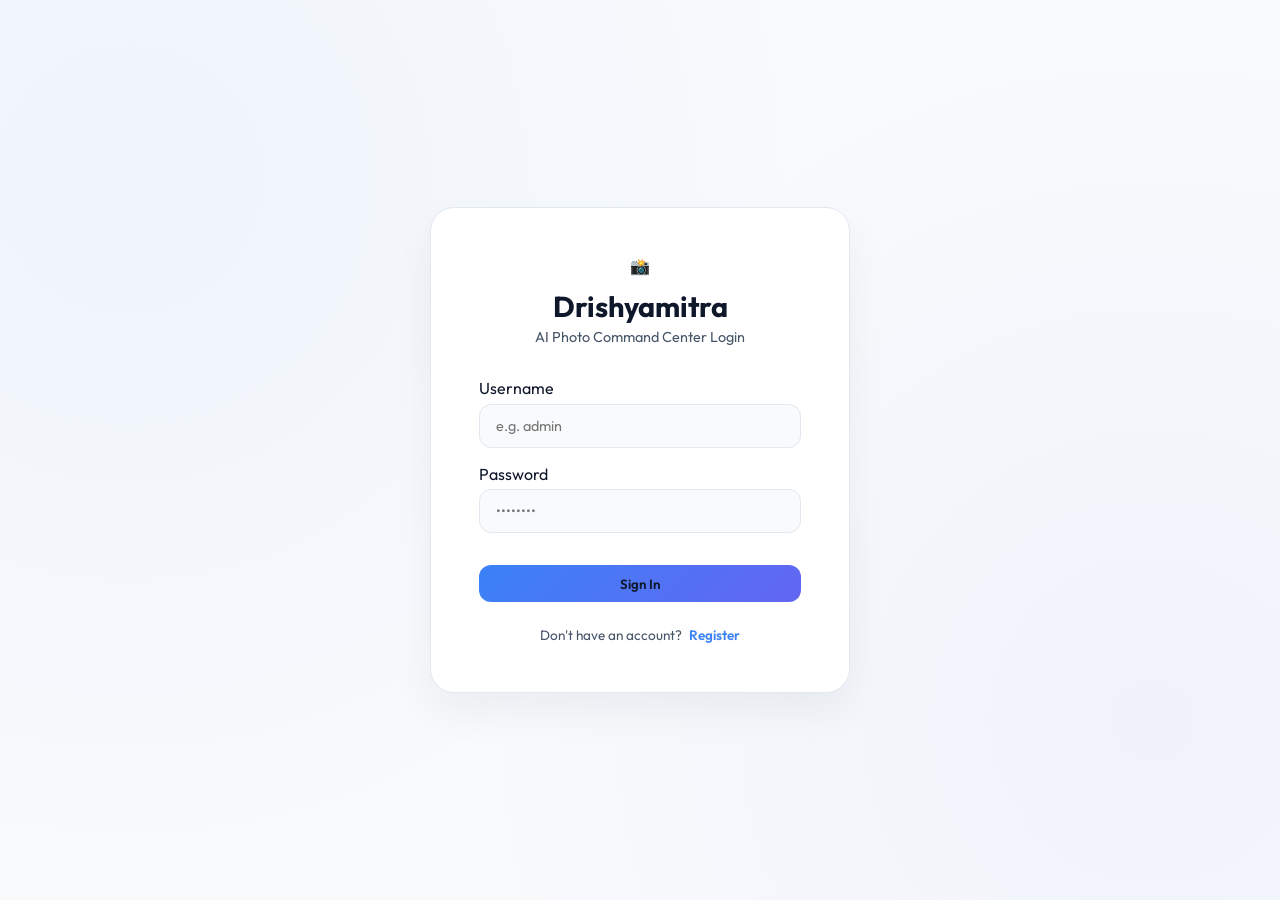
<file: static/index.html>
<!doctype html>
<html lang="en">
  <head>
    <meta charset="UTF-8" />
    <meta name="viewport" content="width=device-width, initial-scale=1.0" />
    <title>Drishyamitra - AI Photos Command Center</title>
    <link rel="stylesheet" href="styles.css" />
  </head>
  <body>
    <!-- Auth Screen (Visible by default if not logged in) -->
    <div id="auth-screen" class="auth-wrapper">
      <div class="auth-card">
        <div class="auth-header">
          <div class="logo-icon">📸</div>
          <h2>Drishyamitra</h2>
          <p id="auth-title">AI Photo Command Center Login</p>
        </div>
        <form id="login-form">
          <div class="input-group">
            <label class="input-label" for="username">Username</label>
            <input
              type="text"
              id="username"
              class="form-input"
              placeholder="e.g. admin"
              required
              autocomplete="username"
            />
          </div>
          <div class="input-group">
            <label class="input-label" for="password">Password</label>
            <input
              type="password"
              id="password"
              class="form-input"
              placeholder="••••••••"
              required
              autocomplete="current-password"
            />
          </div>
          <button
            type="submit"
            id="auth-submit-btn"
            class="btn btn-primary"
            style="width: 100%; margin-top: 1rem"
          >
            Sign In
          </button>
          <div
            id="login-error"
            class="error-msg"
            style="display: none; margin-top: 1rem; text-align: center"
          ></div>
          <div
            id="login-success"
            style="
              display: none;
              margin-top: 1rem;
              text-align: center;
              color: #10b981;
              font-size: 0.85rem;
              font-weight: 500;
            "
          ></div>

          <div
            style="
              margin-top: 1.5rem;
              text-align: center;
              font-size: 0.85rem;
              color: var(--text-secondary);
            "
          >
            <span id="auth-toggle-msg">Don't have an account?</span>
            <a
              href="#"
              id="auth-toggle-link"
              style="
                color: var(--accent-blue, #3b82f6);
                font-weight: 600;
                text-decoration: none;
                margin-left: 0.25rem;
              "
              >Register</a
            >
          </div>
        </form>
      </div>
    </div>

    <!-- Main Dashboard Wrapper -->
    <div id="app-dashboard" class="dashboard-wrapper" style="display: none">
      <!-- Sidebar -->
      <aside class="sidebar">
        <div class="sidebar-header">
          <div class="logo-container">
            <div class="logo-icon-rounded">📸</div>
            <h3>Drishyamitra</h3>
          </div>
        </div>

        <!-- Navigation Menu -->
        <nav class="nav-menu">
          <div class="nav-item active" data-view="home">
            <span class="nav-icon">🏠</span> Home
          </div>
          <div class="nav-item" data-view="photos">
            <span class="nav-icon">🖼️</span> Photos
          </div>
          <div class="nav-item" data-view="people">
            <span class="nav-icon">👥</span> People
          </div>
          <div class="nav-item" data-view="organized">
            <span class="nav-icon">↗️</span> Organized
          </div>
          <div class="nav-item" data-view="chat">
            <span class="nav-icon">🤖</span> AI Chat
          </div>
          <div class="nav-item" data-view="share">
            <span class="nav-icon">↗️</span> Share
          </div>
        </nav>

        <button id="logout-btn" class="btn btn-secondary logout-btn">
          Sign Out
        </button>
      </aside>

      <!-- Main Content Area -->
      <div class="main-container">
        <!-- Top Header Bar -->
        <header class="top-bar">
          <div class="search-wrapper">
            <span class="search-icon-glass">🔍</span>
            <input
              type="text"
              id="top-search"
              placeholder="Search your photos with AI... 'Priya at wedding, 2024'"
            />
            <span class="search-mic-icon">🎙️</span>
          </div>
          <div class="profile-container">
            <button id="theme-toggle" class="theme-toggle">🌙</button>
            <div class="profile-avatar">A</div>
          </div>
        </header>

        <!-- View Sections -->
        <main class="main-content">
          <!-- View 1: Home Dashboard -->
          <section id="view-home" class="view-section">
            <!--//! Agent Network Graph -->
            <div class="panel ai-network-panel">
              <!-- <div class="panel-title">
                <svg viewBox="0 0 24 24" fill="currentColor">
                  <path
                    d="M12 2C6.48 2 2 6.48 2 12s4.48 10 10 10
           10-4.48 10-10S17.52 2 12 2zm0 18
           c-4.41 0-8-3.59-8-8s3.59-8
           8-8 8 3.59 8 8-3.59 8-8 8z"
                  />
                </svg>

                AI Multi-Agent Command Center

                <span class="network-status">
                  <span class="status-dot"></span>
                  All Systems Operational
                </span>
              </div> -->

              <div class="graph-container">
                <!-- Decorative Background -->
                <div class="network-grid"></div>
                <div class="network-orb orb-1"></div>
                <div class="network-orb orb-2"></div>
                <div class="network-orb orb-3"></div>

                <!-- ===================== -->
                <!-- CONNECTIONS -->
                <!-- ===================== -->

                <svg
                  class="graph-svg"
                  id="graph-svg"
                  viewBox="0 0 1000 650"
                  preserveAspectRatio="none"
                >
                  <!-- Intelligence -->
                  <path
                    id="line-intent"
                    class="flow-line"
                    d="M500 325 Q 380 210 250 130"
                  />

                  <path
                    id="line-search"
                    class="flow-line"
                    d="M500 325 Q 470 180 500 110"
                  />

                  <path
                    id="line-facerecog"
                    class="flow-line"
                    d="M500 325 Q 620 210 750 130"
                  />

                  <!-- Operations -->
                  <path
                    id="line-org"
                    class="flow-line"
                    d="M500 325 Q 650 350 780 440"
                  />

                  <path
                    id="line-audit"
                    class="flow-line"
                    d="M500 325 Q 520 470 500 560"
                  />

                  <!-- Delivery -->
                  <path
                    id="line-gmail"
                    class="flow-line"
                    d="M500 325 Q 350 350 220 440"
                  />

                  <path
                    id="line-whatsapp"
                    class="flow-line"
                    d="M500 325 Q 380 460 250 560"
                  />
                </svg>

                <!-- ===================== -->
                <!-- AGENT NODES -->
                <!-- ===================== -->

                <div class="graph-nodes">
                  <!-- ===================== -->
                  <!-- COORDINATOR -->
                  <!-- ===================== -->

                  <div
                    id="node-coordinator"
                    class="agent-node coordinator idle"
                    style="left: 50%; top: 50%"
                  >
                    <div class="node-ring"></div>

                    <div class="node-icon">
                      <svg viewBox="0 0 24 24" fill="currentColor">
                        <path
                          d="M12 2a10 10 0 100 20
                 10 10 0 000-20zm1 15h-2v-6h2v6zm0-8h-2V7h2v2z"
                        />
                      </svg>
                    </div>

                    <div class="node-content">
                      <div class="node-name">Coordinator AI</div>

                      <div class="node-role">LangGraph Orchestrator</div>
                    </div>

                    <div class="node-status">ACTIVE</div>
                  </div>

                  <!-- ===================== -->
                  <!-- INTENT -->
                  <!-- ===================== -->

                  <div
                    id="node-intent"
                    class="agent-node intelligence idle"
                    style="left: 25%; top: 20%"
                  >
                    <div class="node-icon">
                      <svg viewBox="0 0 24 24" fill="currentColor">
                        <path
                          d="M12 2C6.48 2 2 6.48 2 12
                 s4.48 10 10 10
                 10-4.48 10-10S17.52 2 12 2zm1
                 15h-2v-6h2v6zm0-8h-2V7h2v2z"
                        />
                      </svg>
                    </div>

                    <div class="node-content">
                      <div class="node-name">Intent Agent</div>

                      <div class="node-role">Query Planning</div>
                    </div>

                    <div class="node-status">IDLE</div>
                  </div>

                  <!-- ===================== -->
                  <!-- SEARCH -->
                  <!-- ===================== -->

                  <div
                    id="node-search"
                    class="agent-node intelligence idle"
                    style="left: 50%; top: 12%"
                  >
                    <div class="node-icon">
                      <svg viewBox="0 0 24 24" fill="currentColor">
                        <path
                          d="M15.5 14h-.79l-.28-.27
                 C15.41 12.59 16 11.11 16 9.5
                 16 5.91 13.09 3 9.5 3S3 5.91
                 3 9.5 5.91 16 9.5 16
                 c1.61 0 3.09-.59 4.23-1.57
                 l.27.28v.79l5 4.99L20.49
                 19l-4.99-5z"
                        />
                      </svg>
                    </div>

                    <div class="node-content">
                      <div class="node-name">Search Agent</div>

                      <div class="node-role">CLIP + Semantic Retrieval</div>
                    </div>

                    <div class="node-status">READY</div>
                  </div>

                  <!-- ===================== -->
                  <!-- FACE -->
                  <!-- ===================== -->

                  <div
                    id="node-facerecog"
                    class="agent-node intelligence idle"
                    style="left: 75%; top: 20%"
                  >
                    <div class="node-icon">
                      <svg viewBox="0 0 24 24" fill="currentColor">
                        <path
                          d="M9 11.75c-.69 0-1.25.56-1.25
                 1.25s.56 1.25 1.25 1.25
                 1.25-.56 1.25-1.25-.56-1.25-1.25-1.25zm6
                 0c-.69 0-1.25.56-1.25
                 1.25s.56 1.25 1.25
                 1.25 1.25-.56
                 1.25-1.25-.56-1.25-1.25-1.25z"
                        />
                      </svg>
                    </div>

                    <div class="node-content">
                      <div class="node-name">Face AI Agent</div>

                      <div class="node-role">SCRFD + DeepFace</div>
                    </div>

                    <div class="node-status">READY</div>
                  </div>

                  <!-- ===================== -->
                  <!-- GMAIL -->
                  <!-- ===================== -->

                  <div
                    id="node-gmail"
                    class="agent-node delivery idle"
                    style="left: 22%; top: 68%"
                  >
                    <div class="node-icon">
                      <svg viewBox="0 0 24 24" fill="currentColor">
                        <path
                          d="M20 4H4c-1.1 0-2 .9-2 2v12
                 c0 1.1.9 2 2 2h16
                 c1.1 0 2-.9 2-2V6
                 c0-1.1-.9-2-2-2z"
                        />
                      </svg>
                    </div>

                    <div class="node-content">
                      <div class="node-name">Email Agent</div>

                      <div class="node-role">Brevo Delivery</div>
                    </div>

                    <div class="node-status">READY</div>
                  </div>

                  <!-- ===================== -->
                  <!-- ORGANIZATION -->
                  <!-- ===================== -->

                  <div
                    id="node-org"
                    class="agent-node operations idle"
                    style="left: 78%; top: 68%"
                  >
                    <div class="node-icon">
                      <svg viewBox="0 0 24 24" fill="currentColor">
                        <path
                          d="M10 4H4c-1.1 0-2 .9-2 2v12
                 c0 1.1.9 2 2 2h16
                 c1.1 0 2-.9 2-2V8
                 c0-1.1-.9-2-2-2h-8l-2-2z"
                        />
                      </svg>
                    </div>

                    <div class="node-content">
                      <div class="node-name">Organization</div>

                      <div class="node-role">Albums & Events</div>
                    </div>

                    <div class="node-status">READY</div>
                  </div>
                  <!-- WHATSAPP -->
                  <div
                    id="node-whatsapp"
                    class="agent-node delivery idle"
                    style="left: 25%; top: 86%"
                  >
                    <div class="node-icon">💬</div>

                    <div class="node-content">
                      <div class="node-name">WhatsApp</div>

                      <div class="node-role">Twilio Messaging</div>
                    </div>

                    <div class="node-status">READY</div>
                  </div>
                  <!-- AUDIT -->
                  <div
                    id="node-audit"
                    class="agent-node operations idle"
                    style="left: 50%; top: 92%"
                  >
                    <div class="node-icon">🕒</div>

                    <div class="node-content">
                      <div class="node-name">Audit Agent</div>

                      <div class="node-role">Logs & Monitoring</div>
                    </div>

                    <div class="node-status">READY</div>
                  </div>
                </div>
              </div>
            </div>

            <!-- Metrics Panel -->
            <div class="metrics-grid">
              <div class="metric-card">
                <div class="metric-icon-box blue-glow">🖼️</div>
                <div class="metric-info">
                  <h4 id="metric-total-photos">7</h4>
                  <p>Total Photos</p>
                </div>
              </div>
              <div class="metric-card">
                <div class="metric-icon-box green-glow">👤</div>
                <div class="metric-info">
                  <h4 id="metric-total-people">7</h4>
                  <p>People Tagged</p>
                </div>
              </div>
              <div class="metric-card">
                <div class="metric-icon-box yellow-glow">↗️</div>
                <div class="metric-info">
                  <h4 id="metric-shared-deliveries">0</h4>
                  <p>Shared Deliveries</p>
                </div>
              </div>
              <div class="metric-card">
                <div class="metric-icon-box red-glow">❓</div>
                <div class="metric-info">
                  <h4 id="metric-untagged-faces">0</h4>
                  <p>Untagged Faces</p>
                </div>
              </div>
              <!-- Keep hidden fields for existing JS metrics bindings to prevent crashes -->
              <span id="metric-emails" style="display: none">0</span>
              <span id="metric-whatsapp" style="display: none">0</span>
            </div>

            <!-- Smart Albums -->
            <div class="section-header-row">
              <h3 class="section-title">📂 Smart Albums</h3>
            </div>
            <div class="albums-grid">
              <div class="album-tag" data-search="birthday">
                🎂 Birthdays <span class="tag-count">0</span>
              </div>
              <div class="album-tag" data-search="event">
                🎟️ Events <span class="tag-count">0</span>
              </div>
              <div class="album-tag" data-search="trip">
                ✈️ Family Trips <span class="tag-count">0</span>
              </div>
              <div class="album-tag" data-search="diwali">
                💥 Festivals <span class="tag-count">0</span>
              </div>
              <div class="album-tag" data-search="wedding">
                💍 Weddings <span class="tag-count">0</span>
              </div>
            </div>

            <!-- Quick Actions -->
            <div class="section-header-row">
              <h3 class="section-title">⚡ Quick Actions</h3>
            </div>
            <div class="quick-actions-grid">
              <div class="action-card action-upload" id="qa-upload">
                <div class="action-icon">📤</div>
                <div class="action-label">Upload Photos</div>
              </div>
              <div class="action-card action-search" id="qa-search">
                <div class="action-icon">🔍</div>
                <div class="action-label">Search by Face</div>
              </div>
              <div class="action-card action-ask" id="qa-ask">
                <div class="action-icon">💬</div>
                <div class="action-label">Ask AI</div>
              </div>
              <div class="action-card action-analytics" id="qa-analytics">
                <div class="action-icon">📊</div>
                <div class="action-label">Analytics</div>
              </div>
            </div>
          </section>

          <!-- View 2: Photos Gallery -->
          <section id="view-photos" class="view-section" style="display: none">
            <!-- Uploader Panel -->
            <div class="panel">
              <div class="panel-title">📤 Upload Photos to Cloudinary</div>
              <div class="upload-zone" id="upload-zone">
                <svg
                  class="upload-icon"
                  viewBox="0 0 24 24"
                  fill="none"
                  stroke="currentColor"
                  stroke-width="1.5"
                >
                  <path
                    d="M21 15v4a2 2 0 0 1-2 2H5a2 2 0 0 1-2-2v-4M17 8l-5-5-5 5M12 3v12"
                  />
                </svg>
                <p>Drag and drop multiple photos here, or click to browse</p>
                <span style="font-size: 0.75rem; color: var(--text-muted)"
                  >Supports JPG, PNG</span
                >
                <input
                  type="file"
                  id="file-input"
                  multiple
                  style="display: none"
                  accept="image/*"
                />
              </div>
              <div
                id="upload-progress-container"
                class="upload-progress-container"
                style="display: none"
              >
                <div class="progress-bar">
                  <div
                    id="upload-progress-fill"
                    class="progress-fill"
                    style="width: 0%"
                  ></div>
                </div>
                <div
                  id="upload-status-text"
                  style="
                    font-size: 0.8rem;
                    margin-top: 0.25rem;
                    text-align: center;
                  "
                >
                  Uploading...
                </div>
              </div>
            </div>

            <!-- Gallery Panel -->
            <div
              class="panel"
              style="flex: 1; display: flex; flex-direction: column"
            >
              <div class="gallery-header">
                <div class="panel-title" style="border: none; padding: 0">
                  🖼️ Photos Gallery
                </div>

                <!-- Filter bar -->
                <div
                  class="filter-bar"
                  style="display: flex; align-items: center; gap: 0.5rem"
                >
                  <input
                    type="text"
                    id="filter-person"
                    placeholder="Filter by Name (e.g. Priya)"
                    class="filter-input"
                  />
                  <input type="date" id="filter-date" class="filter-input" />
                  <button
                    type="button"
                    id="face-search-btn"
                    class="btn btn-secondary btn-small"
                  >
                    🔍 Search by Face
                  </button>
                  <input
                    type="file"
                    id="face-search-file"
                    style="display: none"
                    accept="image/*"
                  />
                  <button
                    id="clear-filters-btn"
                    class="btn btn-secondary btn-small"
                  >
                    Clear
                  </button>
                </div>
              </div>

              <div class="gallery-wrapper">
                <div
                  id="face-match-status"
                  class="face-match-status-bar"
                  style="display: none"
                >
                  <span class="status-icon">👤</span>
                  <span class="status-text"
                    >Face Search Active: Showing matching photos</span
                  >
                  <button
                    id="clear-face-search-btn"
                    class="btn btn-secondary btn-small"
                    style="
                      margin-left: auto;
                      padding: 0.2rem 0.5rem;
                      font-size: 0.75rem;
                    "
                  >
                    Reset Search
                  </button>
                </div>
                <div class="gallery-grid" id="gallery-grid"></div>
              </div>
            </div>
          </section>

          <!-- View 3: Contacts & Clusters -->
          <section id="view-people" class="view-section" style="display: none">
            <div class="panel">
              <div class="panel-title">👥 Contact Directory</div>
              <form id="contact-form" class="sidebar-form">
                <div
                  style="
                    display: grid;
                    grid-template-columns: repeat(auto-fit, minmax(180px, 1fr));
                    gap: 0.75rem;
                  "
                >
                  <input
                    type="text"
                    id="contact-name"
                    class="form-input"
                    placeholder="Name (e.g. Rahul)"
                    required
                  />
                  <input
                    type="email"
                    id="contact-email"
                    class="form-input"
                    placeholder="Email Address"
                    required
                  />
                  <input
                    type="text"
                    id="contact-whatsapp"
                    class="form-input"
                    placeholder="WhatsApp Number"
                    required
                  />
                </div>
                <button
                  type="submit"
                  class="btn btn-primary"
                  style="margin-top: 0.75rem; align-self: flex-start"
                >
                  Add/Update Contact
                </button>
              </form>
            </div>

            <div class="panel" style="flex: 1">
              <div
                class="panel-title"
                style="
                  display: flex;
                  justify-content: space-between;
                  align-items: center;
                  flex-wrap: wrap;
                  gap: 0.5rem;
                "
              >
                <span>👥 Recognized Face Groups</span>
                <div style="display: flex; gap: 0.35rem; flex-wrap: wrap">
                  <button
                    id="btn-run-clustering"
                    class="btn btn-secondary btn-small"
                  >
                    Run Clustering
                  </button>
                  <button
                    id="btn-show-evaluation"
                    class="btn btn-secondary btn-small"
                  >
                    Accuracy Metrics
                  </button>
                  <button
                    id="btn-manage-clusters"
                    class="btn btn-secondary btn-small"
                  >
                    Merge/Split
                  </button>
                  <button
                    id="btn-organize-photos"
                    class="btn btn-primary btn-small"
                  >
                    Organize Folders
                  </button>
                </div>
              </div>
              <div class="clusters-grid" id="clusters-list"></div>
            </div>

            <div class="panel" style="flex: 1">
              <div class="panel-title">📇 Saved Contacts</div>
              <div class="contacts-grid" id="contacts-list"></div>
            </div>
          </section>

          <!-- View 4: Organized Photos -->
          <section
            id="view-organized"
            class="view-section"
            style="display: none"
          >
            <div id="organized-container" class="organized-container"></div>
          </section>

          <!-- View 4: Chatbot -->
          <section
            id="view-chat"
            class="view-section"
            style="display: none; height: 100%; min-height: 480px"
          >
            <div
              class="panel chat-panel"
              style="flex: 1; display: flex; flex-direction: column"
            >
              <div class="chat-header">
                <div>
                  <div class="chat-title">🤖 Pixel Mind Assistant</div>

                  <div class="chat-subtitle">
                    Search, organize and share your memories
                  </div>
                </div>

                <button id="clear-chat-btn" class="clear-chat-btn">
                  Clear Chat
                </button>
              </div>
              <div
                class="chat-thread"
                id="chat-thread"
                style="flex: 1; max-height: none"
              >
                <div class="chat-msg system">
                  <div class="system-icon">👋</div>

                  <div>
                    <strong>Welcome to Pixel Mind</strong>

                    <p>
                      Ask me anything about your memories. Example: "Show Ram
                      Charan photos"
                    </p>
                  </div>
                </div>
              </div>

              <!-- System Logs -->
              <div
                class="agent-logs-container"
                id="agent-logs-container"
                style="display: none"
              >
                <div class="logs-title">System Execution Logs</div>
                <div class="logs-terminal" id="logs-terminal"></div>
              </div>

              <div class="chat-input-wrapper">
                <input
                  type="text"
                  id="chat-input"
                  placeholder="Type a command..."
                  autocomplete="off"
                />
                <button id="chat-send-btn" class="chat-send-btn">
                  <svg
                    viewBox="0 0 24 24"
                    fill="none"
                    stroke="currentColor"
                    stroke-width="2.5"
                  >
                    <polyline points="9 18 15 12 9 6"></polyline>
                  </svg>
                </button>
              </div>
            </div>
          </section>

          <!-- View 5: History -->
          <section id="view-share" class="view-section" style="display: none">
            <div class="panel">
              <div class="panel-title">📜 Dispatch Delivery Logs</div>
              <div class="table-container">
                <table class="history-table">
                  <thead>
                    <tr>
                      <th>Timestamp</th>
                      <th>Method</th>
                      <th>Recipient</th>
                      <th>Photos Sent</th>
                      <th>Status</th>
                      <th>Delivery Details</th>
                    </tr>
                  </thead>
                  <tbody id="delivery-history-rows"></tbody>
                </table>
              </div>
            </div>
          </section>
        </main>
      </div>
    </div>

    <!-- Face Label Modal -->
    <div id="label-modal" class="modal-wrapper" style="display: none">
      <div class="modal-card">
        <h3>Label Face</h3>
        <p
          style="
            font-size: 0.85rem;
            color: var(--text-muted);
            margin-bottom: 1rem;
          "
        >
          Map this face to a recognized person cluster.
        </p>
        <input type="hidden" id="modal-face-id" />
        <input
          type="text"
          id="modal-label-input"
          class="form-input"
          placeholder="Enter name (e.g. Rahul)"
          required
        />
        <div
          style="
            display: flex;
            gap: 0.75rem;
            justify-content: flex-end;
            margin-top: 1.5rem;
          "
        >
          <button id="close-modal-btn" class="btn btn-secondary btn-small">
            Cancel
          </button>
          <button id="submit-label-btn" class="btn btn-primary btn-small">
            Save & Propagate
          </button>
        </div>
      </div>
    </div>

    <!-- Analytics Insights Modal -->
    <div id="analytics-modal" class="modal-wrapper" style="display: none">
      <div class="modal-card" style="max-width: 480px">
        <h3>📊 Storage & Analytics Insights</h3>
        <div
          style="
            margin-top: 1rem;
            font-size: 0.9rem;
            line-height: 1.5;
            color: var(--text-secondary);
          "
        >
          <p><strong>Cloud Storage Plan:</strong> Free Tier (10 GB limits)</p>
          <p><strong>Storage Space Used:</strong> 4.2 GB (42%)</p>
          <p><strong>Available Free Space:</strong> 5.8 GB</p>
          <hr
            style="
              border: 0;
              border-top: 1px solid var(--border-color);
              margin: 0.75rem 0;
            "
          />
          <p>
            💡 <strong>Optimization Tip:</strong> Cloudinary hosts all media
            files securely in the cloud. Bounding box facial coordinates are
            indexed as SQLite metadata, utilizing less than 1% of database
            capacity.
          </p>
        </div>
        <div
          style="display: flex; justify-content: flex-end; margin-top: 1.5rem"
        >
          <button id="close-analytics-btn" class="btn btn-primary btn-small">
            Got it
          </button>
        </div>
      </div>
    </div>

    <!-- Merge/Split Modal -->
    <div id="merge-split-modal" class="modal-wrapper" style="display: none">
      <div class="modal-card">
        <h3>👥 Manage Face Clusters</h3>
        <p
          style="
            font-size: 0.85rem;
            color: var(--text-muted);
            margin-bottom: 1rem;
          "
        >
          Manually merge clusters together, or split faces out.
        </p>

        <!-- Tab selectors -->
        <div
          style="
            display: flex;
            gap: 0.5rem;
            border-bottom: 1px solid var(--border-color);
            padding-bottom: 0.5rem;
            margin-bottom: 1rem;
          "
        >
          <button
            id="tab-merge-btn"
            class="btn btn-secondary btn-small active"
            style="flex: 1"
          >
            Merge Clusters
          </button>
          <button
            id="tab-split-btn"
            class="btn btn-secondary btn-small"
            style="flex: 1"
          >
            Split Faces
          </button>
        </div>

        <!-- Merge Section -->
        <div id="section-merge-cluster">
          <div class="input-group">
            <label class="input-label" for="merge-src"
              >Source Cluster (to merge from)</label
            >
            <select id="merge-src" class="form-input"></select>
          </div>
          <div class="input-group" style="margin-top: 0.75rem">
            <label class="input-label" for="merge-dest"
              >Destination Cluster (to merge into)</label
            >
            <select id="merge-dest" class="form-input"></select>
          </div>
          <button
            id="submit-merge-btn"
            class="btn btn-primary btn-small"
            style="width: 100%; margin-top: 1rem"
          >
            Merge Clusters
          </button>
        </div>

        <!-- Split Section -->
        <div id="section-split-cluster" style="display: none">
          <p
            style="
              font-size: 0.8rem;
              color: var(--text-secondary);
              margin-bottom: 0.75rem;
            "
          >
            Select faces from the database to split into a new cluster name.
          </p>
          <div class="input-group">
            <label class="input-label" for="split-faces-checkboxes"
              >Faces to split</label
            >
            <div
              id="split-faces-checkboxes"
              style="
                max-height: 120px;
                overflow-y: auto;
                border: 1px solid var(--border-color);
                border-radius: 6px;
                padding: 0.5rem;
                background: var(--bg-card);
                display: flex;
                flex-direction: column;
                gap: 0.35rem;
              "
            ></div>
          </div>
          <div class="input-group" style="margin-top: 0.75rem">
            <label class="input-label" for="split-new-name"
              >New Cluster Name</label
            >
            <input
              type="text"
              id="split-new-name"
              class="form-input"
              placeholder="e.g. Person_5"
            />
          </div>
          <button
            id="submit-split-btn"
            class="btn btn-primary btn-small"
            style="width: 100%; margin-top: 1rem"
          >
            Split Faces
          </button>
        </div>

        <div
          style="
            display: flex;
            justify-content: flex-end;
            margin-top: 1.5rem;
            border-top: 1px solid var(--border-color);
            padding-top: 1rem;
          "
        >
          <button
            id="close-merge-split-btn"
            class="btn btn-secondary btn-small"
          >
            Cancel
          </button>
        </div>
      </div>
    </div>

    <!-- Evaluation Modal -->
    <div id="evaluation-modal" class="modal-wrapper" style="display: none">
      <div class="modal-card" style="max-width: 480px">
        <h3>📊 Clustering Accuracy & Evaluation</h3>
        <div
          id="evaluation-content"
          style="
            margin-top: 1rem;
            font-size: 0.9rem;
            line-height: 1.5;
            color: var(--text-secondary);
          "
        >
          <p>Loading clustering accuracy metrics...</p>
        </div>
        <div
          style="
            display: flex;
            justify-content: flex-end;
            margin-top: 1.5rem;
            border-top: 1px solid var(--border-color);
            padding-top: 1rem;
          "
        >
          <button id="close-evaluation-btn" class="btn btn-primary btn-small">
            Close
          </button>
        </div>
      </div>
    </div>

    <script src="app.js"></script>
  </body>
</html>
</file>
<file: static/styles.css>
@import url("https://fonts.googleapis.com/css2?family=Outfit:wght@300;400;500;600;700&display=swap");

:root {
  --bg-primary: #f8fafc;
  --bg-secondary: #ffffff;
  --bg-card: #ffffff;
  --border-color: #e2e8f0;
  --text-primary: #0f172a;
  --text-secondary: #475569;
  --text-muted: #94a3b8;

  --accent-blue: #3b82f6;
  --accent-purple: #6366f1;
  --accent-light: #eff6ff;
  --accent-text: #1e3a8a;

  --color-success: #10b981;
  --color-error: #ef4444;
  --color-warning: #f59e0b;

  --font-sans: "Outfit", -apple-system, sans-serif;
  --transition-fast: 0.15s ease;
  --transition-normal: 0.25s ease;
}

html.dark {
  --bg-primary: #0f172a;
  --bg-secondary: #1e293b;
  --bg-card: #1e293b;
  --border-color: #334155;

  --text-primary: #f8fafc;
  --text-secondary: #cbd5e1;
  --text-muted: #94a3b8;

  --accent-blue: #60a5fa;
  --accent-purple: #818cf8;
  --accent-light: rgba(99, 102, 241, 0.15);
  --accent-text: #c7d2fe;

  --color-success: #34d399;
  --color-error: #f87171;
  --color-warning: #fbbf24;
}

html,
body,
.panel,
.sidebar,
.photo-card,
.contact-item,
.chat-panel,
.nav-item {
  transition:
    background-color var(--transition-normal),
    color var(--transition-normal),
    border-color var(--transition-normal),
    box-shadow var(--transition-normal);
}

* {
  box-sizing: border-box;
  margin: 0;
  padding: 0;
}

.theme-toggle {
  width: 42px;
  height: 42px;

  border: 1px solid var(--border-color);
  border-radius: 12px;

  background: var(--bg-card);
  color: var(--text-primary);

  display: flex;
  align-items: center;
  justify-content: center;

  cursor: pointer;

  transition: all var(--transition-normal);
}

.theme-toggle:hover {
  transform: translateY(-2px);
}

body {
  background-color: var(--bg-primary);
  color: var(--text-primary);
  font-family: var(--font-sans);
  min-height: 100vh;
  display: flex;
  overflow: hidden;
}

/* Auth Login Screen */
.auth-wrapper {
  display: flex;
  align-items: center;
  justify-content: center;
  width: 100%;
  padding: 2rem;
  background:
    radial-gradient(
      circle at 10% 20%,
      rgba(59, 130, 246, 0.05) 0%,
      transparent 50%
    ),
    radial-gradient(
      circle at 90% 80%,
      rgba(99, 102, 241, 0.05) 0%,
      transparent 50%
    );
}

.auth-card {
  background: var(--bg-secondary);
  border: 1px solid var(--border-color);
  border-radius: 24px;
  width: 100%;
  max-width: 420px;
  padding: 3rem;
  box-shadow: 0 20px 40px rgba(15, 23, 42, 0.05);
}

.auth-header {
  text-align: center;
  margin-bottom: 2rem;
}

.auth-header h2 {
  font-size: 1.8rem;
  font-weight: 700;
  margin-top: 0.75rem;
  color: var(--text-primary);
}

.auth-header p {
  color: var(--text-secondary);
  font-size: 0.9rem;
  margin-top: 0.25rem;
}

/* Dashboard Wrapper Layout */
.dashboard-wrapper {
  display: grid;
  grid-template-columns: 260px 1fr;
  width: 100%;
  height: 100vh;
}

@media (max-width: 1024px) {
  .dashboard-wrapper {
    grid-template-columns: 1fr;
  }
  .sidebar {
    display: none; /* Can add toggling later if needed */
  }
}

/* Sidebar Styling */
.sidebar {
  background: var(--bg-secondary);
  border-right: 1px solid var(--border-color);
  padding: 1.5rem;
  display: flex;
  flex-direction: column;
  gap: 1.5rem;
  height: 100vh;
}

.sidebar-header {
  padding-bottom: 0.75rem;
}

.logo-container {
  display: flex;
  align-items: center;
  gap: 0.75rem;
}

.logo-icon-rounded {
  width: 2.2rem;
  height: 2.2rem;
  border-radius: 10px;
  background: var(--accent-light);
  display: flex;
  align-items: center;
  justify-content: center;
  font-size: 1.1rem;
}

.logo-container h3 {
  font-size: 1.15rem;
  font-weight: 700;
  color: var(--text-primary);
  letter-spacing: -0.02em;
}

/* Nav Menu */
.nav-menu {
  display: flex;
  flex-direction: column;
  gap: 0.35rem;
}

.nav-item {
  display: flex;
  align-items: center;
  gap: 0.75rem;
  padding: 0.75rem 1rem;
  border-radius: 12px;
  font-size: 0.95rem;
  font-weight: 500;
  color: var(--text-secondary);
  cursor: pointer;
  transition: all var(--transition-fast);
}

.nav-item:hover {
  background: var(--bg-card);
  color: var(--text-primary);
}

.nav-item.active {
  background: var(--accent-light);
  color: var(--accent-text);
  font-weight: 600;
}

.nav-icon {
  font-size: 1.1rem;
}

/* Logout */
.logout-btn {
  background: var(--bg-primary);
  border: 1px solid var(--border-color);
  border-radius: 12px;
  color: var(--text-primary);
  margin-top: 100%;
  width: 100%;
  padding: 0.6rem;
  font-size: 0.85rem;
  position: fixed;
  bottom: 2rem;
  width: 100px;
  left: 1.5rem;
  cursor: pointer;
  transition: all var(--transition-fast);
}

/* Main Container */
.main-container {
  display: flex;
  flex-direction: column;
  height: 100vh;
  overflow: hidden;
}

/* Top Header Bar */
.top-bar {
  background: var(--bg-secondary);
  border-bottom: 1px solid var(--border-color);
  height: 60px;
  padding: 0 2rem;
  display: flex;
  align-items: center;
  justify-content: space-between;
}

.search-wrapper {
  position: relative;
  width: 100%;
  max-width: 480px;
  display: flex;
  align-items: center;
}

.search-icon-glass {
  position: absolute;
  left: 1rem;
  color: var(--text-muted);
  font-size: 0.95rem;
  pointer-events: none;
}

.search-mic-icon {
  position: absolute;
  right: 1rem;
  color: var(--text-muted);
  font-size: 0.95rem;
  cursor: pointer;
}

#top-search {
  width: 100%;
  background: var(--bg-primary);
  border: 1px solid transparent;
  border-radius: 20px;
  padding: 0.55rem 2.5rem;
  font-family: var(--font-sans);
  font-size: 0.88rem;
  outline: none;
  transition: all var(--transition-fast);
}

#top-search:focus {
  background: var(--bg-secondary);
  border-color: var(--border-color);
  box-shadow: 0 4px 12px rgba(15, 23, 42, 0.03);
}

.profile-container {
  display: flex;
  align-items: center;
}

.profile-avatar {
  width: 2rem;
  height: 2rem;
  border-radius: 50%;
  background: var(--accent-purple);
  color: var(--accent-text);
  display: flex;
  align-items: center;
  justify-content: center;
  font-weight: 600;
  font-size: 0.9rem;
}

/* Main Scrollable Views */
.main-content {
  flex: 1;
  padding: 2rem;
  overflow-y: auto;
  display: flex;
  flex-direction: column;
  gap: 1.5rem;
  background: var(--bg-primary);
}

.view-section {
  display: flex;
  flex-direction: column;
  gap: 1.5rem;
  width: 100%;
}

.section-header-row {
  display: flex;
  justify-content: space-between;
  align-items: center;
}

.section-title {
  font-size: 1.1rem;
  font-weight: 700;
  color: var(--text-primary);
  letter-spacing: -0.01em;
}

.see-all-link {
  font-size: 0.85rem;
  color: var(--accent-blue);
  cursor: pointer;
  font-weight: 600;
}

.see-all-link:hover {
  text-decoration: underline;
}

/* Memories Cards Grid */
.memories-grid {
  display: grid;
  grid-template-columns: repeat(4, 1fr);
  gap: 1.25rem;
}

@media (max-width: 768px) {
  .memories-grid {
    grid-template-columns: 1fr 1fr;
  }
}

.memory-card {
  border-radius: 20px;
  padding: 1.5rem;
  display: flex;
  flex-direction: column;
  gap: 0.5rem;
  transition:
    transform var(--transition-fast),
    box-shadow var(--transition-fast);
  cursor: pointer;
  position: relative;
  box-shadow: 0 4px 15px rgba(15, 23, 42, 0.02);
}

.memory-card:hover {
  transform: translateY(-3px);
  box-shadow: 0 8px 25px rgba(15, 23, 42, 0.05);
}

.memory-emoji {
  font-size: 1.8rem;
  margin-bottom: 0.5rem;
}

.memory-time {
  font-size: 0.72rem;
  font-weight: 700;
  letter-spacing: 0.05em;
  color: var(--text-secondary);
}

.memory-name {
  font-size: 1.1rem;
  font-weight: 700;
  color: var(--text-primary);
}

.memory-count {
  font-size: 0.85rem;
  color: var(--text-secondary);
  font-weight: 500;
}

/* Card custom colors based on photo */
.card-diwali {
  background: linear-gradient(135deg, #fdf0e6 0%, #ead1c3 100%);
}
.card-manali {
  background: linear-gradient(135deg, #e6f4f8 0%, #bce1ec 100%);
}
.card-birthday {
  background: linear-gradient(135deg, #eff4e6 0%, #d8e2c3 100%);
}
.card-wedding {
  background: linear-gradient(135deg, #fcecee 0%, #ecc8ce 100%);
}

/* Metrics panel */
.metrics-grid {
  display: grid;
  grid-template-columns: repeat(4, 1fr);
  gap: 1.25rem;
}

@media (max-width: 768px) {
  .metrics-grid {
    grid-template-columns: 1fr 1fr;
  }
}

.metric-card {
  background: var(--bg-card);
  border: 1px solid var(--border-color);
  border-radius: 16px;
  padding: 1.25rem;
  display: flex;
  align-items: center;
  gap: 1.25rem;
}

.metric-icon-box {
  width: 2.8rem;
  height: 2.8rem;
  border-radius: 12px;
  display: flex;
  align-items: center;
  justify-content: center;
  font-size: 1.3rem;
}

.blue-glow {
  background: #eff6ff;
  color: #3b82f6;
}
.green-glow {
  background: #ecfdf5;
  color: #10b981;
}
.yellow-glow {
  background: #fffbeb;
  color: #f59e0b;
}
.red-glow {
  background: #fdf2f2;
  color: #ef4444;
}

.metric-info h4 {
  font-size: 1.5rem;
  font-weight: 700;
  color: var(--text-primary);
  line-height: 1.2;
}

.metric-info p {
  font-size: 0.85rem;
  color: var(--text-secondary);
}

/* Smart Albums tags */
.albums-grid {
  display: flex;
  flex-wrap: wrap;
  gap: 0.75rem;
}

.album-tag {
  background: var(--bg-card);
  border: 1px solid var(--border-color);
  border-radius: 20px;
  padding: 0.5rem 1rem;
  font-size: 0.88rem;
  font-weight: 500;
  color: var(--text-secondary);
  cursor: pointer;
  display: flex;
  align-items: center;
  gap: 0.5rem;
  transition: all var(--transition-fast);
}

.album-tag:hover {
  background: var(--bg-primary);
  border-color: var(--border-color);
}

.tag-count {
  background: var(--bg-primary);
  color: var(--text-primary);
  font-size: 0.75rem;
  font-weight: 600;
  padding: 2px 6px;
  border-radius: 10px;
}

/* Quick Actions buttons */
.quick-actions-grid {
  display: grid;
  grid-template-columns: repeat(4, 1fr);
  gap: 1.25rem;
}

@media (max-width: 768px) {
  .quick-actions-grid {
    grid-template-columns: 1fr 1fr;
  }
}

.action-card {
  background: var(--bg-card);
  border: 1px solid var(--border-color);
  border-radius: 16px;
  padding: 1.25rem;
  text-align: center;
  cursor: pointer;
  transition: all var(--transition-fast);
  display: flex;
  flex-direction: column;
  align-items: center;
  justify-content: center;
  gap: 0.5rem;
}

.action-card:hover {
  transform: translateY(-2px);
  box-shadow: 0 4px 12px rgba(15, 23, 42, 0.03);
}

.action-icon {
  font-size: 1.5rem;
}

.action-label {
  font-size: 0.9rem;
  font-weight: 600;
  color: var(--text-primary);
}

/* Panels */
.panel {
  background: var(--bg-card);
  border: 1px solid var(--border-color);
  border-radius: 20px;
  padding: 1.5rem;
  display: flex;
  flex-direction: column;
  gap: 1.25rem;
}

.panel-title {
  font-size: 1rem;
  font-weight: 700;
  color: var(--text-primary);
  border-bottom: 1px solid var(--border-color);
  padding-bottom: 0.5rem;
}

/* ==========================================
   CONTACTS
========================================== */

.contacts-grid {
  display: grid;
  grid-template-columns: repeat(auto-fill, minmax(260px, 1fr));
  gap: 1rem;
}

.contact-item {
  background: var(--bg-card);
  border: 1px solid var(--border-color);
  border-radius: 20px;
  padding: 1rem;
  display: flex;
  align-items: center;
  gap: 0.9rem;
  transition: all var(--transition-normal);
  cursor: pointer;
}

.contact-item:hover {
  transform: translateY(-4px);
  border-color: var(--accent-purple);
  box-shadow: 0 12px 28px rgba(15, 23, 42, 0.08);
}

.contact-avatar {
  width: 56px;
  height: 56px;
  border-radius: 50%;
  flex-shrink: 0;
  background: linear-gradient(135deg, var(--accent-blue), var(--accent-purple));
  color: var(--text-primary);
  display: flex;
  align-items: center;
  justify-content: center;
  font-size: 1.15rem;
  font-weight: 700;
}

.contact-info {
  flex: 1;
  min-width: 0;
}

.contact-name {
  font-size: 0.95rem;
  font-weight: 700;
  color: var(--text-primary);
  overflow: hidden;
  text-overflow: ellipsis;
}

.contact-details {
  margin-top: 4px;
  color: var(--text-secondary);
  font-size: 0.82rem;
  overflow: hidden;
  text-overflow: ellipsis;
}

.contact-action {
  width: 40px;
  height: 40px;
  border-radius: 12px;
  border: none;
  background: var(--bg-card);
  color: var(--accent-purple);
  cursor: pointer;
  transition: all var(--transition-fast);
}

.contact-action:hover {
  background: var(--accent-purple);
  color: var(--text-primary);
}

/* ==========================================
   UPLOAD ZONE
========================================== */

.upload-zone {
  min-height: 240px;
  border: 2px dashed #cbd5e1;
  border-radius: 24px;
  padding: 2rem;
  text-align: center;
  cursor: pointer;

  display: flex;
  flex-direction: column;
  justify-content: center;
  align-items: center;
  gap: 1rem;

  background: linear-gradient(
    135deg,
    rgba(59, 130, 246, 0.03),
    rgba(99, 102, 241, 0.03)
  );

  transition: all var(--transition-normal);
}

.upload-zone:hover,
.upload-zone.dragover {
  border-color: var(--accent-purple);
  background: rgba(99, 102, 241, 0.05);
  transform: scale(1.01);
}

.upload-icon {
  width: 72px;
  height: 72px;

  display: flex;
  align-items: center;
  justify-content: center;

  border-radius: 20px;

  background: var(--bg-card);
  color: var(--accent-purple);

  font-size: 2rem;
}

.upload-title {
  font-size: 1.1rem;
  font-weight: 700;
  color: var(--text-primary);
}

.upload-subtitle {
  color: var(--text-secondary);
  font-size: 0.9rem;
}

/* ==========================================
   PROGRESS BAR
========================================== */

.progress-bar {
  width: 100%;
  height: 10px;
  overflow: hidden;
  border-radius: 999px;
  background: #e2e8f0;
}

.progress-fill {
  height: 100%;
  border-radius: inherit;

  background: linear-gradient(90deg, var(--accent-blue), var(--accent-purple));

  transition: width 0.35s ease;
}

/* ==========================================
   GALLERY HEADER
========================================== */

.gallery-header {
  display: flex;
  justify-content: space-between;
  align-items: center;
  flex-wrap: wrap;

  gap: 1rem;
  margin-bottom: 1.5rem;
}

.gallery-title {
  font-size: 1.4rem;
  font-weight: 700;
  color: var(--text-primary);
}

.filter-bar {
  display: flex;
  flex-wrap: wrap;
  gap: 0.75rem;
}

/* ==========================================
   FILTER INPUTS
========================================== */

.filter-input {
  min-width: 180px;
  height: 44px;

  padding: 0 0.9rem;

  border: 1px solid var(--border-color);
  border-radius: 14px;

  background: var(--bg-card);

  color: var(--text-primary);
  font-size: 0.9rem;
  font-family: var(--font-sans);

  transition: all var(--transition-fast);
}

.filter-input::placeholder {
  color: var(--text-muted);
}

.filter-input:focus {
  outline: none;
  border-color: var(--accent-purple);

  box-shadow: 0 0 0 4px rgba(99, 102, 241, 0.08);
}

/* ==========================================
   GALLERY WRAPPER
========================================== */

.gallery-wrapper {
  overflow: visible;
  max-height: none;
}

/* ==========================================
   GALLERY GRID
========================================== */

.gallery-grid {
  display: grid;

  grid-template-columns: repeat(auto-fill, minmax(240px, 1fr));

  gap: 1.5rem;
}

/* ==========================================
   SECTION EMPTY STATE
========================================== */

.empty-state {
  padding: 3rem 2rem;
  text-align: center;

  border: 2px dashed var(--border-color);
  border-radius: 20px;

  background: var(--bg-card);
}

.empty-state-icon {
  font-size: 3rem;
  margin-bottom: 1rem;
}

.empty-state-title {
  font-size: 1rem;
  font-weight: 700;
  color: var(--text-primary);
}

.empty-state-description {
  margin-top: 0.5rem;

  color: var(--text-secondary);
  font-size: 0.9rem;
}

/* ==========================================
   CUSTOM SCROLLBAR
========================================== */

.contacts-grid::-webkit-scrollbar,
.gallery-wrapper::-webkit-scrollbar {
  width: 8px;
}

.contacts-grid::-webkit-scrollbar-track,
.gallery-wrapper::-webkit-scrollbar-track {
  background: transparent;
}

.contacts-grid::-webkit-scrollbar-thumb,
.gallery-wrapper::-webkit-scrollbar-thumb {
  background: #cbd5e1;
  border-radius: 999px;
}

.contacts-grid::-webkit-scrollbar-thumb:hover,
.gallery-wrapper::-webkit-scrollbar-thumb:hover {
  background: #94a3b8;
}

/* ==========================================
   RESPONSIVE
========================================== */

@media (max-width: 768px) {
  .contacts-grid {
    grid-template-columns: 1fr;
  }

  .gallery-grid {
    grid-template-columns: repeat(auto-fill, minmax(170px, 1fr));

    gap: 1rem;
  }

  .gallery-header {
    flex-direction: column;
    align-items: stretch;
  }

  .filter-bar {
    width: 100%;
    flex-direction: column;
  }

  .filter-input {
    width: 100%;
  }

  .upload-zone {
    min-height: 200px;
    padding: 1.5rem;
  }

  .upload-icon {
    width: 60px;
    height: 60px;
    font-size: 1.75rem;
  }

  .contact-item {
    padding: 0.9rem;
  }
}

/* ==========================================
   PREMIUM PHOTO GALLERY UI
   ========================================== */

.photo-card {
  position: relative;
  background: var(--bg-card);
  border: none;
  border-radius: 20px;
  overflow: hidden;
  box-shadow: 0 4px 12px rgba(15, 23, 42, 0.04);
  transition: all 0.25s ease;
}

.photo-card:hover {
  transform: translateY(-4px);
  box-shadow: 0 16px 32px rgba(15, 23, 42, 0.08);
}

/* ==========================================
   IMAGE CONTAINER
   ========================================== */

.img-container {
  position: relative;
  width: 100%;
  aspect-ratio: 1;
  overflow: hidden;
  background: #f1f5f9;
}

.img-container img {
  width: 100%;
  height: 100%;
  display: block;
  object-fit: cover;
  object-position: center center;
  transition: transform 0.4s ease;
}

.photo-card:hover .img-container img {
  transform: scale(1.05);
}

/* ==========================================
   FACE BOUNDING BOXES
   ========================================== */

.face-box {
  position: absolute;
  border: 2px solid rgba(255, 255, 255, 0.95);
  border-radius: 10px;
  backdrop-filter: blur(2px);
  box-shadow:
    0 0 0 1px rgba(0, 0, 0, 0.12),
    0 4px 12px rgba(0, 0, 0, 0.15);
  cursor: pointer;
  transition: all 0.2s ease;
}

.face-box:hover {
  border-color: #22c55e;
  box-shadow:
    0 0 0 2px rgba(34, 197, 94, 0.25),
    0 8px 20px rgba(0, 0, 0, 0.18);
}

/* ==========================================
   FACE LABELS
   ========================================== */

.face-box::after {
  content: attr(data-label);
  position: absolute;
  top: 8px;
  left: 8px;
  background: rgba(15, 23, 42, 0.9);
  backdrop-filter: blur(10px);
  color: var(--text-primary);
  font-size: 0.65rem;
  font-weight: 600;
  padding: 4px 8px;
  border-radius: 999px;
  pointer-events: none;
}

/* ==========================================
   DELETE BUTTON
   ========================================== */

.delete-photo-btn {
  position: absolute;
  top: 12px;
  right: 12px;
  width: 38px;
  height: 38px;
  border: none;
  border-radius: 50%;
  background: rgba(255, 255, 255, 0.92);
  backdrop-filter: blur(12px);
  color: #ef4444;
  display: flex;
  align-items: center;
  justify-content: center;
  cursor: pointer;
  z-index: 20;
  opacity: 0;
  transform: translateY(-8px);
  transition: all 0.2s ease;
}

.photo-card:hover .delete-photo-btn {
  opacity: 1;
  transform: translateY(0);
}

.delete-photo-btn:hover {
  background: #ef4444;
  color: var(--text-secondary);
  transform: scale(1.08);
}

.delete-photo-btn:active {
  transform: scale(0.95);
}

/* ==========================================
   PHOTO META
   ========================================== */

.photo-meta {
  padding: 14px 16px 16px;
}

.photo-meta-title {
  font-size: 0.92rem;
  font-weight: 600;
  color: var(--text-primary);
  overflow: hidden;
  text-overflow: ellipsis;
  var(--text-primary)-space: nowrap;
}

/* ==========================================
   TAGS
   ========================================== */

.photo-labels-container {
  display: flex;
  flex-wrap: wrap;
  gap: 6px;
  margin-top: 10px;
}

.face-tag {
  padding: 4px 10px;
  border-radius: 999px;
  background: var(--bg-card);
  color: #4f46e5;
  font-size: 0.72rem;
  font-weight: 600;
  border: none;
  transition: all 0.2s ease;
}

.face-tag:hover {
  background: #4f46e5;
  color: var(--text-secondary);
}

/* ==========================================
   SELECTION STATE
   ========================================== */

.photo-card.selected {
  outline: 3px solid var(--accent-purple);
  outline-offset: 2px;
}

.photo-card.selected::before {
  content: "✓";
  position: absolute;
  top: 12px;
  left: 12px;
  width: 32px;
  height: 32px;
  border-radius: 50%;
  background: var(--accent-purple);
  color: var(--text-secondary);
  display: flex;
  align-items: center;
  justify-content: center;
  font-weight: 700;
  z-index: 20;
}

/* ==========================================
   LOADING STATE
   ========================================== */

.photo-card.loading .img-container::after {
  content: "";
  position: absolute;
  inset: 0;
  background: linear-gradient(90deg, #f1f5f9 25%, #e2e8f0 50%, #f1f5f9 75%);
  background-size: 200% 100%;
  animation: shimmer 1.5s infinite;
}

/* ==========================================
   RESPONSIVE
   ========================================== */

@media (max-width: 768px) {
  .photo-card {
    border-radius: 16px;
  }

  .img-container {
    aspect-ratio: 1;
  }

  .photo-meta {
    padding: 12px;
  }

  .photo-meta-title {
    font-size: 0.85rem;
  }

  .delete-photo-btn {
    opacity: 1;
    width: 34px;
    height: 34px;
  }

  .face-tag {
    font-size: 0.68rem;
    padding: 3px 8px;
  }
}

/* ==========================================
   ANIMATIONS
   ========================================== */

@keyframes shimmer {
  0% {
    background-position: 200% 0;
  }

  100% {
    background-position: -200% 0;
  }
}

.chat-panel {
  display: flex;
  flex-direction: column;
  height: 100%;
  background: var(--bg-card);
  border-radius: 24px;
  overflow: hidden;
}

/* Header */

.chat-header {
  display: flex;
  justify-content: space-between;
  align-items: center;

  padding: 18px 24px;

  border-bottom: 1px solid var(--border-color);
}

.chat-title {
  font-size: 18px;
  font-weight: 700;
  color: var(--text-primary);
}

.chat-subtitle {
  margin-top: 2px;

  font-size: 13px;
  color: var(--text-muted);
}

.clear-chat-btn {
  border: none;

  background: var(--bg-primary);

  color: #dc2626;

  height: 40px;

  padding: 0 16px;

  border-radius: 12px;

  font-weight: 600;

  cursor: pointer;

  transition: all 0.2s ease;
}

.clear-chat-btn:hover {
  background: #dc2626;
  color: var(--text-primary);
}

/* Thread */

.chat-thread {
  flex: 1;

  overflow-y: auto;

  padding: 24px;

  display: flex;
  flex-direction: column;

  gap: 18px;
}

/* Messages */

.chat-msg {
  max-width: 75%;

  padding: 14px 18px;

  border-radius: 20px;

  line-height: 1.5;

  font-size: 14px;
}

.chat-msg.user {
  align-self: flex-end;

  background: linear-gradient(135deg, var(--accent-blue), var(--accent-purple));

  color: var(--text-primary);

  border-bottom-right-radius: 6px;
}

.chat-msg.agent {
  align-self: flex-start;

  background: var(--bg-card);

  color: var(--text-primary);

  border: 1px solid var(--border-color);

  border-bottom-left-radius: 6px;
}

.chat-msg.system {
  max-width: 100%;

  display: flex;

  gap: 16px;

  align-items: flex-start;

  background: var(--bg-secondary);

  border: 1px solid #c7d2fe;

  color: var(--text-primary);
}

.system-icon {
  font-size: 28px;
}

/* Photos */

.chat-photo-grid {
  display: flex;

  gap: 8px;

  overflow-x: auto;

  margin-top: 12px;
}

.chat-photo-grid img {
  width: 90px;
  height: 90px;

  border-radius: 14px;

  object-fit: cover;

  flex-shrink: 0;

  cursor: pointer;

  transition: transform 0.2s ease;
}

.chat-photo-grid img:hover {
  transform: scale(1.05);
}

/* Input */

.chat-input-wrapper {
  padding: 18px 24px;

  border-top: 1px solid var(--border-color);

  display: flex;

  gap: 12px;
}

.chat-input-wrapper input {
  flex: 1;

  height: 52px;

  border: 1px solid var(--border-color);

  border-radius: 16px;

  padding: 0 18px;

  font-size: 15px;

  outline: none;
}

.chat-input-wrapper input:focus {
  border-color: var(--accent-purple);
}

.chat-send-btn {
  width: 52px;
  height: 52px;

  border: none;

  border-radius: 16px;

  background: linear-gradient(135deg, var(--accent-blue), var(--accent-purple));

  color: var(--text-primary);

  cursor: pointer;

  transition: all 0.2s ease;
}

.chat-send-btn:hover {
  transform: scale(1.05);
}

/* Logs */

.agent-logs-container {
  margin: 0 24px 20px;

  border-radius: 16px;

  overflow: hidden;

  border: 1px solid var(--border-color);
}

.logs-title {
  padding: 12px 16px;

  background: var(--bg-secondary);

  font-size: 12px;

  font-weight: 700;

  color: var(--text-muted);
}

.logs-terminal {
  background: #0f172a;

  color: #34d399;

  font-family: monospace;

  max-height: 140px;

  overflow-y: auto;

  padding: 16px;

  font-size: 12px;

  line-height: 1.6;
}

/* Delivery History table */
.table-container {
  overflow-x: auto;
}

.history-table {
  width: 100%;
  border-collapse: collapse;
  font-size: 0.85rem;
}

.history-table th,
.history-table td {
  padding: 1rem 0.75rem;
  text-align: left;
  border-bottom: 1px solid var(--border-color);
}

.history-table th {
  color: var(--text-secondary);
  font-weight: 700;
}

/* Status Badges */
.status-badge {
  display: inline-block;
  padding: 0.15rem 0.5rem;
  border-radius: 12px;
  font-size: 0.75rem;
  font-weight: 600;
}

.status-badge.success {
  background: #ecfdf5;
  color: var(--color-success);
}

.status-badge.failed {
  background: #fdf2f2;
  color: var(--color-error);
}

/* Form controls */
.input-group {
  display: flex;
  flex-direction: column;
  gap: 0.35rem;
  margin-bottom: 1rem;
}

.form-input {
  background: #f8fafc;
  border: 1px solid var(--border-color);
  border-radius: 12px;
  padding: 0.75rem 1rem;
  color: var(--text-primary);
  font-family: var(--font-sans);
  font-size: 0.9rem;
  outline: none;
  width: 100%;
  transition: all var(--transition-fast);
}

.form-input:focus {
  border-color: var(--accent-purple);
  background: var(--bg-secondary);
  box-shadow: 0 4px 12px rgba(99, 102, 241, 0.05);
}

/* Buttons */
.btn {
  font-family: var(--font-sans);
  font-weight: 600;
  padding: 0.65rem 1.25rem;
  border-radius: 12px;
  border: none;
  cursor: pointer;
  transition: all var(--transition-fast);
}

.btn:hover {
  opacity: 0.92;
  transform: translateY(-1px);
}

.btn:active {
  transform: scale(0.98);
}

.btn-primary {
  background: linear-gradient(135deg, var(--accent-blue), var(--accent-purple));
  color: var(--text-primary);
}

.btn-secondary {
  background: #f1f5f9;
  border: 1px solid var(--border-color);
  color: var(--text-primary);
}

.btn-small {
  padding: 0.4rem 0.8rem;
  font-size: 0.78rem;
  border-radius: 8px;
}

/* Modals */
.modal-wrapper {
  position: fixed;
  top: 0;
  left: 0;
  right: 0;
  bottom: 0;
  background: rgba(15, 23, 42, 0.4);
  backdrop-filter: blur(8px);
  display: flex;
  align-items: center;
  justify-content: center;
  z-index: 200;
}

.modal-card {
  background: var(--bg-secondary);
  border: 1px solid var(--border-color);
  border-radius: 24px;
  padding: 2.5rem;
  width: 100%;
  max-width: 400px;
  box-shadow: 0 20px 40px rgba(15, 23, 42, 0.08);
}
/* People Grid */
.clusters-grid {
  display: grid;
  grid-template-columns: repeat(auto-fill, minmax(180px, 1fr));
  gap: 1rem;
}

/* Person Card */
.cluster-card {
  position: relative;
  aspect-ratio: 4/5;
  border-radius: 24px;
  overflow: hidden;
  cursor: pointer;
  background: #e2e8f0;
  transition: all 0.3s ease;
}

.cluster-card:hover {
  transform: translateY(-6px) scale(1.02);
  box-shadow: 0 20px 40px rgba(15, 23, 42, 0.12);
}

/* Cover Image */
.cluster-avatar {
  width: 100%;
  height: 100%;
  border-radius: 0;
  overflow: hidden;
  border: none;
  background: #e2e8f0;
}

.cluster-avatar img {
  width: 100%;
  height: 100%;
  object-fit: cover;
  object-position: center;
  display: block;
  transition: transform 0.4s ease;
}

.cluster-card:hover .cluster-avatar img {
  transform: scale(1.08);
}

/* Bottom Overlay */
.cluster-card::after {
  content: "";
  position: absolute;
  inset: 0;
  background: linear-gradient(
    to top,
    rgba(15, 23, 42, 0.85),
    rgba(15, 23, 42, 0.3),
    transparent
  );
}

/* Info */
.cluster-name {
  position: absolute;
  left: 16px;
  bottom: 18px;
  right: 16px;
  z-index: 2;
  color: var(--text-primary);
  font-size: 1rem;
  font-weight: 700;
  overflow: hidden;
  text-overflow: ellipsis;
}

/* Photo Count */
.cluster-count {
  position: absolute;
  left: 16px;
  bottom: 46px;
  z-index: 2;
  color: var(--text-primary);
  background: rgba(255, 255, 255, 0.18);
  backdrop-filter: blur(10px);
  border: 1px solid rgba(255, 255, 255, 0.25);
  padding: 4px 10px;
  border-radius: 999px;
  font-size: 0.75rem;
  font-weight: 600;
}

/* Status Bar */
.face-match-status-bar {
  display: flex;
  align-items: center;
  gap: 0.75rem;
  padding: 1rem 1.25rem;
  margin-bottom: 1.5rem;
  border-radius: 18px;
  background: linear-gradient(
    135deg,
    rgba(99, 102, 241, 0.08),
    rgba(59, 130, 246, 0.08)
  );
  border: 1px solid rgba(99, 102, 241, 0.15);
}

.face-match-status-bar .status-icon {
  width: 42px;
  height: 42px;
  border-radius: 50%;
  display: flex;
  align-items: center;
  justify-content: center;
  background: rgba(99, 102, 241, 0.12);
  font-size: 1.2rem;
}

@keyframes fadeIn {
  from {
    opacity: 0;
    transform: translateY(-10px);
  }
  to {
    opacity: 1;
    transform: translateY(0);
  }
}

/* ===================================== */
/* 🚀 AI COMMAND CENTER NETWORK STYLES */
/* ===================================== */

.ai-network-panel {
  overflow: hidden;
  position: relative;
}

.panel-title {
  display: flex;
  align-items: center;
  gap: 12px;
}

.network-status {
  margin-left: auto;
  display: flex;
  align-items: center;
  gap: 8px;
  font-size: 0.8rem;
  color: var(--text-secondary);
}

.status-dot {
  width: 10px;
  height: 10px;
  border-radius: 50%;
  background: #22c55e;
  box-shadow:
    0 0 8px #22c55e,
    0 0 16px #22c55e;
  animation: pulse-dot 2s infinite;
}

@keyframes pulse-dot {
  0%,
  100% {
    transform: scale(1);
    opacity: 1;
  }

  50% {
    transform: scale(1.4);
    opacity: 0.6;
  }
}

/* ========================= */
/* GRAPH CONTAINER */
/* ========================= */

.graph-container {
  position: relative;
  height: 380px;
  overflow: hidden;
  border-radius: 20px;
  margin-top: 1rem;
  border: 1px solid rgba(255, 255, 255, 0.08);
}

/* ========================= */
/* GRID */
/* ========================= */

.network-grid {
  position: absolute;
  inset: 0;
  pointer-events: none;
}

/* ========================= */
/* ORBS */
/* ========================= */

.network-orb {
  position: absolute;
  border-radius: 50%;
  filter: blur(80px);
  opacity: 0.4;
}

.orb-1 {
  width: 280px;
  height: 280px;

  top: -120px;
  left: -80px;

  background: rgba(59, 130, 246, 0.35);
}

.orb-2 {
  width: 250px;
  height: 250px;

  bottom: -100px;
  right: -80px;

  background: rgba(168, 85, 247, 0.28);
}

.orb-3 {
  width: 180px;
  height: 180px;

  top: 50%;
  left: 50%;

  transform: translate(-50%, -50%);

  background: rgba(16, 185, 129, 0.15);
}

/* ========================= */
/* SVG */
/* ========================= */

.graph-svg {
  position: absolute;
  inset: 0;

  width: 100%;
  height: 100%;
}

/* ========================= */
/* FLOW LINES */
/* ========================= */

.flow-line {
  fill: none;

  stroke: rgba(99, 102, 241, 0.35);

  stroke-width: 3;

  stroke-linecap: round;

  stroke-dasharray: 12 10;

  animation: flow 2.5s linear infinite;
}

@keyframes flow {
  from {
    stroke-dashoffset: 0;
  }

  to {
    stroke-dashoffset: -44;
  }
}

.flow-line.active {
  stroke: #60a5fa;

  filter: drop-shadow(0 0 8px #60a5fa) drop-shadow(0 0 16px #60a5fa);
}

.flow-line.success {
  stroke: #22c55e;
}

.flow-line.error {
  stroke: #ef4444;
}

/* ========================= */
/* NODES */
/* ========================= */

.graph-nodes {
  position: relative;
  width: 100%;
  height: 100%;
}

.agent-node {
  position: absolute;

  width: 72px;
  height: 72px;

  transform: translate(-50%, -50%);

  display: flex;
  flex-direction: column;
  justify-content: center;
  align-items: center;

  gap: 4px;

  padding: 6px;

  border-radius: 16px;

  backdrop-filter: blur(12px);

  background: rgba(255, 255, 255, 0.04);

  border: 1px solid rgba(255, 255, 255, 0.08);

  transition: all 0.25s ease;

  text-align: center;

  overflow: hidden;
}

.agent-node:hover {
  transform: translate(-50%, -50%) scale(1.08);
  border-color: rgba(255, 255, 255, 0.18);
}

/* ========================= */
/* NODE ICON */
/* ========================= */

.node-icon {
  width: 28px;
  height: 28px;

  display: flex;
  align-items: center;
  justify-content: center;

  border-radius: 10px;

  background: rgba(255, 255, 255, 0.08);

  flex-shrink: 0;
}

.node-icon svg {
  width: 16px;
  height: 16px;
}

/* ========================= */
/* NODE CONTENT */
/* ========================= */

.node-content {
  display: flex;
  flex-direction: column;
  gap: 1px;
  align-items: center;
}

.node-name {
  font-weight: 600;
  font-size: 0.55rem;
  line-height: 1;
}

.node-role {
  display: none; /* Hide subtitle to save space */
}

/* ========================= */
/* STATUS */
/* ========================= */

.node-status {
  display: none; /* Hide status badge */
}

/* ========================= */
/* INTELLIGENCE */
/* ========================= */

.intelligence {
  background: rgba(59, 130, 246, 0.08);
  border-color: rgba(59, 130, 246, 0.25);
  box-shadow: 0 0 15px rgba(59, 130, 246, 0.15);
}

.intelligence:hover {
  box-shadow: 0 0 20px rgba(59, 130, 246, 0.25);
}

/* ========================= */
/* DELIVERY */
/* ========================= */

.delivery {
  background: rgba(16, 185, 129, 0.08);

  border-color: rgba(16, 185, 129, 0.25);

  box-shadow: 0 0 30px rgba(16, 185, 129, 0.12);
}

.delivery:hover {
  box-shadow: 0 0 40px rgba(16, 185, 129, 0.28);
}

/* ========================= */
/* OPERATIONS */
/* ========================= */

.operations {
  background: rgba(168, 85, 247, 0.08);

  border-color: rgba(168, 85, 247, 0.25);

  box-shadow: 0 0 30px rgba(168, 85, 247, 0.12);
}

.operations:hover {
  box-shadow: 0 0 40px rgba(168, 85, 247, 0.28);
}
/* ========================= */
/* COORDINATOR */
/* ========================= */

.coordinator {
  width: 95px;
  height: 95px;

  border-radius: 50%;

  background: radial-gradient(
    circle,
    rgba(251, 191, 36, 0.22),
    rgba(251, 191, 36, 0.05)
  );

  border: 2px solid rgba(251, 191, 36, 0.65);

  box-shadow:
    0 0 20px rgba(251, 191, 36, 0.3),
    0 0 40px rgba(251, 191, 36, 0.12);

  animation: coordinatorPulse 3s ease-in-out infinite;

  z-index: 20;
}

.coordinator .node-icon {
  width: 34px;
  height: 34px;
  border-radius: 12px;
}

.coordinator .node-icon svg {
  width: 18px;
  height: 18px;
}

.coordinator .node-name {
  font-size: 0.65rem;
  font-weight: 700;
}

.coordinator .node-role {
  display: none;
}

.coordinator .node-status {
  display: none;
}

.node-ring {
  position: absolute;
  inset: -6px;

  border-radius: 50%;

  border: 1px solid rgba(251, 191, 36, 0.35);

  animation: ring 6s linear infinite;
}

@keyframes coordinatorPulse {
  0%,
  100% {
    transform: translate(-50%, -50%) scale(1);
  }

  50% {
    transform: translate(-50%, -50%) scale(1.06);
  }
}

@keyframes ring {
  from {
    transform: rotate(0deg);
  }

  to {
    transform: rotate(360deg);
  }
}

/* ========================= */
/* ACTIVE */
/* ========================= */

.agent-node.active {
  animation: thinking 1.1s infinite;
}

@keyframes thinking {
  0%,
  100% {
    transform: translate(-50%, -50%) scale(1);
  }

  50% {
    transform: translate(-50%, -50%) scale(1.06);
  }
}

/* ========================= */
/* SUCCESS */
/* ========================= */

.agent-node.success {
  border-color: #22c55e;

  box-shadow: 0 0 40px rgba(34, 197, 94, 0.35);
}

/* ========================= */
/* ERROR */
/* ========================= */

.agent-node.error {
  border-color: #ef4444;

  box-shadow: 0 0 40px rgba(239, 68, 68, 0.35);
}

/* ========================= */
/* RESPONSIVE */
/* ========================= */

@media (max-width: 992px) {
  .graph-container {
    height: 900px;
  }

  .agent-node {
    width: 130px;
    min-height: 130px;
  }

  .coordinator {
    width: 170px;
    min-height: 170px;
  }
}

@media (max-width: 768px) {
  .graph-container {
    height: 1150px;
  }

  .agent-node {
    width: 120px;
    min-height: 120px;

    padding: 14px;
  }

  .node-name {
    font-size: 0.82rem;
  }

  .node-role {
    font-size: 0.65rem;
  }

  .coordinator {
    width: 150px;
    min-height: 150px;
  }
}

.organized-container {
  display: flex;
  flex-direction: column;
  gap: 12px;
}

.folder-card {
  background: var(--bg-card);
  border: 1px solid var(--border-color);
  border-radius: 16px;
  overflow: hidden;
  margin-bottom: 12px;
  transition: all var(--transition-fast);
  cursor: pointer;
  position: relative;
  z-index: 1;
}

.folder-header {
  display: flex;
  align-items: center;
  gap: 14px;
  height: 80px;
  padding: 0 16px;
  cursor: pointer;
  transition: 0.2s;
}

.folder-header:hover {
  background: rgba(0, 0, 0, 0.03);
}

.folder-toggle {
  border: none;
  background: none;
  font-size: 18px;
  cursor: pointer;
  color: var(--text-secondary);
  padding: 0;
}

.folder-icon {
  width: 52px;
  height: 52px;
  border-radius: 14px;
  background: #fff7ed;
  display: flex;
  align-items: center;
  justify-content: center;
  font-size: 26px;
  flex-shrink: 0;
}

.folder-name {
  flex: 1;
  font-size: 16px;
  font-weight: 600;
  color: var(--text-primary);
}

.folder-count {
  min-width: 36px;
  height: 36px;
  padding: 0 12px;
  border-radius: 999px;
  background: #f3f4f6;
  display: flex;
  align-items: center;
  justify-content: center;
  font-size: 13px;
  font-weight: 600;
}

.folder-body {
  padding: 0 12px 12px 12px;
}

.level-1 {
  margin-left: 16px;
}
.level-2 {
  margin-left: 32px;
}
.level-3 {
  margin-left: 48px;
}
.level-4 {
  margin-left: 64px;
}

.photos-grid {
  display: grid;
  grid-template-columns: repeat(auto-fill, minmax(140px, 1fr));
  gap: 12px;
  margin-top: 10px;
}

.photo-item {
  width: 100%;
  padding: 8px;
  border: 1px solid var(--border-color);
  border-radius: 14px;
  background: var(--bg-card);
  transition: 0.2s;
}

.photo-item:hover {
  transform: translateY(-2px);
  box-shadow: 0 8px 20px rgba(0, 0, 0, 0.08);
}

.photo-item img {
  width: 100%;
  aspect-ratio: 1;
  object-fit: cover;
  border-radius: 10px;
  display: block;
}

.photo-info {
  margin-top: 8px;
}

.photo-name {
  font-size: 13px;
  font-weight: 500;
  color: var(--text-primary);
  overflow: hidden;
  text-overflow: ellipsis;
  var(--text-primary)-space: nowrap;
}

.photo-path {
  margin-top: 2px;
  font-size: 11px;
  color: var(--text-muted);
  overflow: hidden;
  text-overflow: ellipsis;
  var(--text-primary)-space: nowrap;
}
</file>
